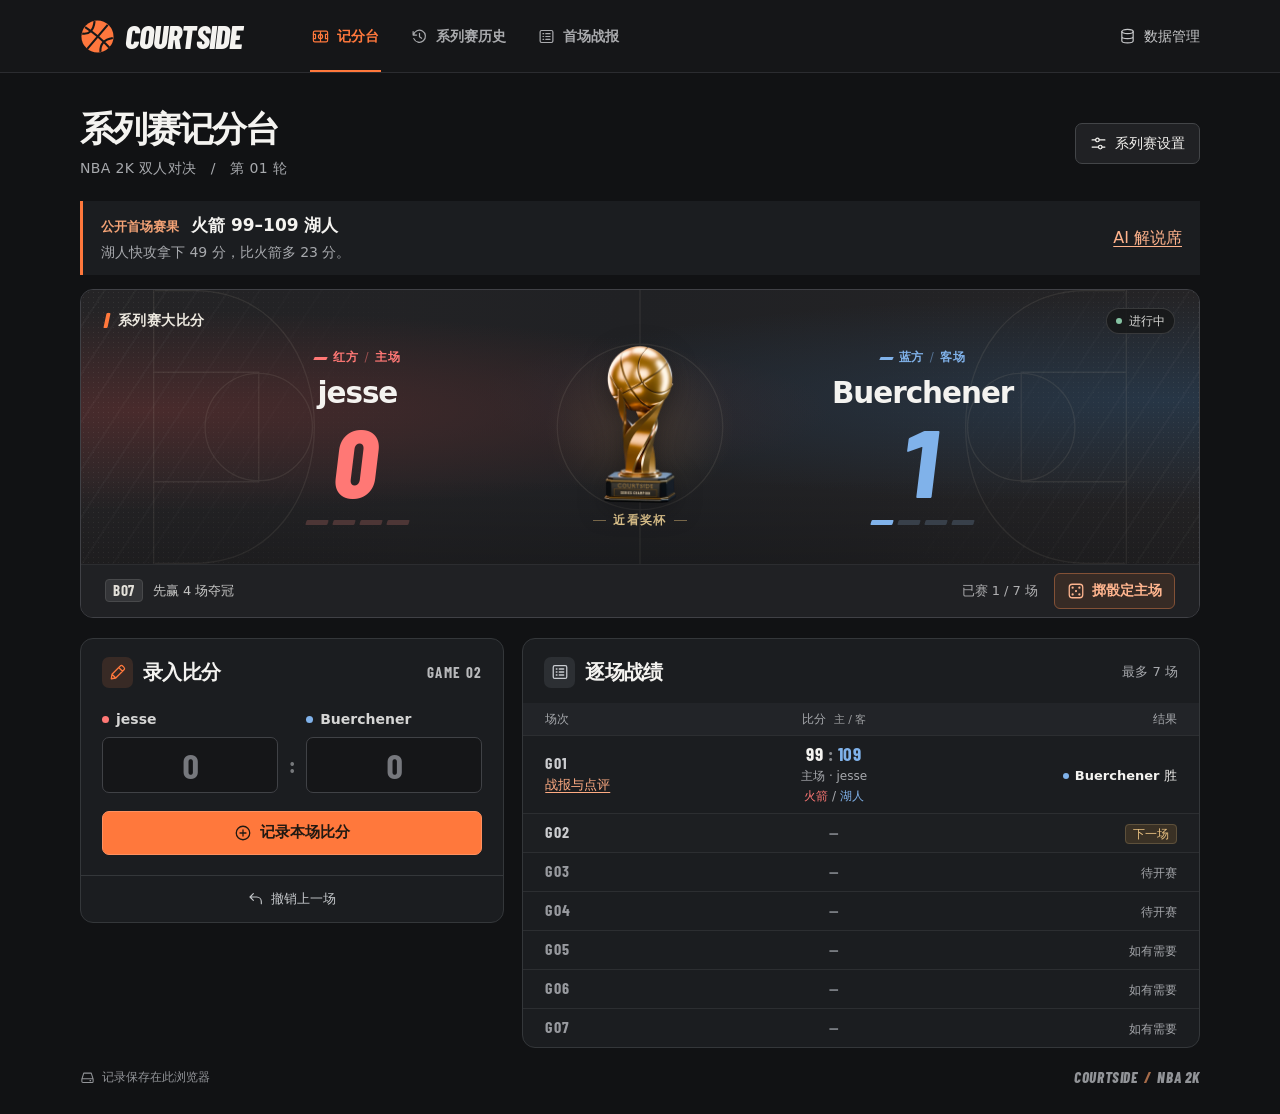
<file: index.html>
<!doctype html>
<html lang="zh-CN">
<head>
  <meta charset="utf-8">
  <meta name="viewport" content="width=device-width, initial-scale=1, viewport-fit=cover">
  <meta name="theme-color" content="#111214">
  <meta name="description" content="和朋友打一轮 NBA 2K 系列赛。逐场记分，追踪胜场，争夺冠军奖杯。">
  <title>Courtside · NBA 2K 系列赛记分台</title>
  <link rel="icon" href="./assets/courtside.svg" type="image/svg+xml">
  <link rel="stylesheet" href="./style.css?v=7">
  <link rel="stylesheet" href="./dialogs.css?v=4">
  <link rel="stylesheet" href="./dice.css?v=4">
  <link rel="stylesheet" href="./history.css?v=4">
  <link rel="stylesheet" href="./award.css">
  <script defer src="./engine.js?v=7"></script>
  <script defer src="./store.js?v=7"></script>
  <script defer src="./dialogs.js?v=4"></script>
  <script defer src="./dice.js?v=4"></script>
  <script defer src="./trophy-model.js"></script>
  <script defer src="./award.js"></script>
  <script defer src="./history.js?v=6"></script>
  <script defer src="./app.js?v=7"></script>
</head>
<body>
  <a class="skip" href="#main">跳转到主要内容</a>
  <header class="site-header">
    <div class="header-inner wrap">
      <a class="brand" href="#board" aria-label="Courtside 记分台">
        <img src="./assets/courtside.svg" alt="" width="38" height="38">
        <span>COURTSIDE</span>
      </a>
      <nav aria-label="主要导航">
        <a class="nav-link active" data-view="board" href="#board" aria-current="page"><span data-icon="court"></span>记分台</a>
        <a class="nav-link" data-view="history" href="#history"><span data-icon="history"></span>系列赛历史</a>
        <a class="nav-link" href="./reports/game-01/index.html"><span data-icon="list"></span>首场战报</a>
      </nav>
      <button class="header-data" type="button" data-open="data"><span data-icon="database"></span>数据管理</button>
    </div>
  </header>

  <main class="wrap" id="main" tabindex="-1">
    <div class="titlebar">
      <div><h1 id="page-title">系列赛记分台</h1><p id="page-caption">NBA 2K 双人对决</p></div>
      <button class="secondary-btn" id="settings" type="button" data-open="settings"><span data-icon="sliders"></span>系列赛设置</button>
    </div>
    <div id="storage-warning" class="storage-warning" hidden></div>

    <div id="board-view">
      <aside class="published-game" id="published-game" aria-label="已公布的首场赛果">
        <div>
          <p class="opener-final"><span>公开首场赛果</span> <strong>火箭 99–109 湖人</strong></p>
          <p class="opener-take">湖人快攻拿下 49 分，比火箭多 23 分。</p>
        </div>
        <div class="opener-actions">
          <button type="button" class="secondary-btn" id="restore-opener" hidden>载入首场比分</button>
          <a id="opener-commentary" href="./reports/game-01/index.html#commentary">AI 解说席</a>
        </div>
      </aside>
      <section class="scoreboard" aria-labelledby="matchup-title">
        <div class="arena">
          <div class="arena-pattern" aria-hidden="true"></div>
          <svg class="court-lines" viewBox="0 0 1000 280" preserveAspectRatio="xMidYMid slice" aria-hidden="true" focusable="false">
            <g fill="none" stroke="currentColor" stroke-width="1.2">
              <path d="M65 -42H935V322H65Z M500 -42V322"/>
              <circle cx="500" cy="140" r="74"/>
              <path d="M66 18H100C245 18 245 262 100 262H66 M934 18H900C755 18 755 262 900 262H934 M65 91H159V189H65 M935 91H841V189H935"/>
              <circle cx="159" cy="140" r="48"/><circle cx="841" cy="140" r="48"/>
            </g>
          </svg>
          <div class="hero-top">
            <h2 id="matchup-title"><i></i>系列赛大比分</h2>
            <span class="status-pill playing" id="series-status"><i></i><span>进行中</span></span>
          </div>
          <div class="matchup">
            <div class="competitor home" data-player="red">
              <span class="side-tag"><i></i><span id="home-role-en">红方</span><b>/</b><span id="home-role">主场</span></span>
              <h3 id="name-home">jesse</h3>
              <span class="club-name" id="team-home" hidden></span>
              <div class="win-count" id="wins-home" aria-label="jesse，0 胜">0</div>
              <div class="win-marks" id="marks-home" aria-hidden="true"></div>
            </div>
            <div class="trophy-block">
              <button type="button" id="trophy-preview-button" class="trophy-showcase" aria-haspopup="dialog" aria-label="近看冠军奖杯">
                <span class="trophy-halo"><img id="trophy" src="./assets/trophy-cutout.webp" alt="" width="240" height="400"></span>
                <span class="trophy-plaque"><i></i><span id="trophy-label">近看奖杯</span><i></i></span>
              </button>
            </div>
            <div class="competitor away" data-player="blue">
              <span class="side-tag"><i></i><span id="away-role-en">蓝方</span><b>/</b><span id="away-role">客场</span></span>
              <h3 id="name-away">Buerchener</h3>
              <span class="club-name" id="team-away" hidden></span>
              <div class="win-count" id="wins-away" aria-label="Buerchener，1 胜">1</div>
              <div class="win-marks" id="marks-away" aria-hidden="true"></div>
            </div>
          </div>
        </div>
        <div class="hero-foot">
          <div><span class="format" id="hero-bo">BO7</span><span id="hero-rule">先赢 4 场夺冠</span></div>
          <span class="progress-count" id="progress-count">已赛 1 / 7 场</span>
          <button class="home-dice-button" id="home-dice" type="button" aria-haspopup="dialog"><span data-icon="die"></span><span id="home-dice-label">掷骰定主场</span></button>
        </div>
      </section>

      <div class="score-panels">
        <section class="panel entry-panel" aria-labelledby="entry-heading">
          <div class="panel-heading"><div class="panel-heading-label"><span class="icon-box orange-icon" data-icon="pen"></span><h2 id="entry-heading">录入比分</h2></div><span class="game-label" id="game-label">GAME 02</span></div>
          <form id="score-form" novalidate>
            <div class="score-inputs">
              <label class="input-side home" data-player="red"><span class="input-name"><i></i><span id="input-home-label">jesse</span><small class="entry-team" id="input-home-team" hidden></small></span><input id="score-home" type="text" inputmode="numeric" pattern="[0-9]*" autocomplete="off" maxlength="6" placeholder="0" required></label>
              <span class="input-colon" aria-hidden="true">:</span>
              <label class="input-side away" data-player="blue"><span class="input-name"><i></i><span id="input-away-label">Buerchener</span><small class="entry-team" id="input-away-team" hidden></small></span><input id="score-away" type="text" inputmode="numeric" pattern="[0-9]*" autocomplete="off" maxlength="6" placeholder="0" required></label>
            </div>
            <p id="score-error" class="form-error" role="alert" hidden></p>
            <button class="record-btn" type="submit"><span data-icon="plus-circle"></span><span id="record-label">记录本场比分</span></button>
          </form>
          <div class="winner-card" id="winner-card" hidden>
            <span class="winner-icon" data-icon="trophy"></span>
            <strong id="winner-name"></strong><p id="winner-text"></p>
            <button id="award-reopen" class="record-btn award-reopen" type="button" aria-haspopup="dialog"><span data-icon="trophy"></span>查看冠军奖杯</button>
            <button class="record-btn" type="button" data-open="next"><span data-icon="plus-circle"></span>开始下一轮</button>
          </div>
          <div class="entry-foot"><button id="undo" class="text-button" type="button" data-open="undo" disabled><span data-icon="undo"></span>撤销上一场</button></div>
        </section>
        <section class="panel log-panel" aria-labelledby="log-heading">
          <div class="panel-heading"><div class="panel-heading-label"><span class="icon-box" data-icon="list"></span><h2 id="log-heading">逐场战绩</h2></div><span class="quiet-meta" id="log-total">共 7 场</span></div>
          <div class="table-scroll"><table class="log-table"><thead><tr><th scope="col">场次</th><th scope="col">比分 <span class="order-hint">主 / 客</span></th><th scope="col">结果</th></tr></thead><tbody id="game-list"></tbody></table></div>
        </section>
      </div>
    </div>
    <section id="history-view" aria-label="历史系列赛" hidden></section>
  </main>
  <footer class="wrap site-footer">
    <span class="save-state" id="save-state"><span data-icon="drive"></span><span id="save-text">保存在此浏览器</span></span>
    <span class="footer-wordmark">COURTSIDE <i>/</i> NBA 2K</span>
  </footer>
  <dialog id="trophy-preview" aria-labelledby="trophy-preview-title">
    <header><h2 id="trophy-preview-title">Courtside 冠军奖杯</h2><form method="dialog"><button class="cs-d-close" type="submit" aria-label="关闭奖杯预览" autofocus>×</button></form></header>
    <img id="trophy-preview-art" alt="聚光灯照亮金色篮球与托起它的金属翼片，底座正面嵌着冠军铭牌。">
    <p>赢下这轮系列赛，就能领取刻有自己昵称的 3D 奖杯。</p>
  </dialog>
  <div id="toast" class="toast" role="status" aria-live="polite"></div>
  <noscript>请启用 JavaScript 以使用系列赛记分台。</noscript>
</body>
</html>
</file>
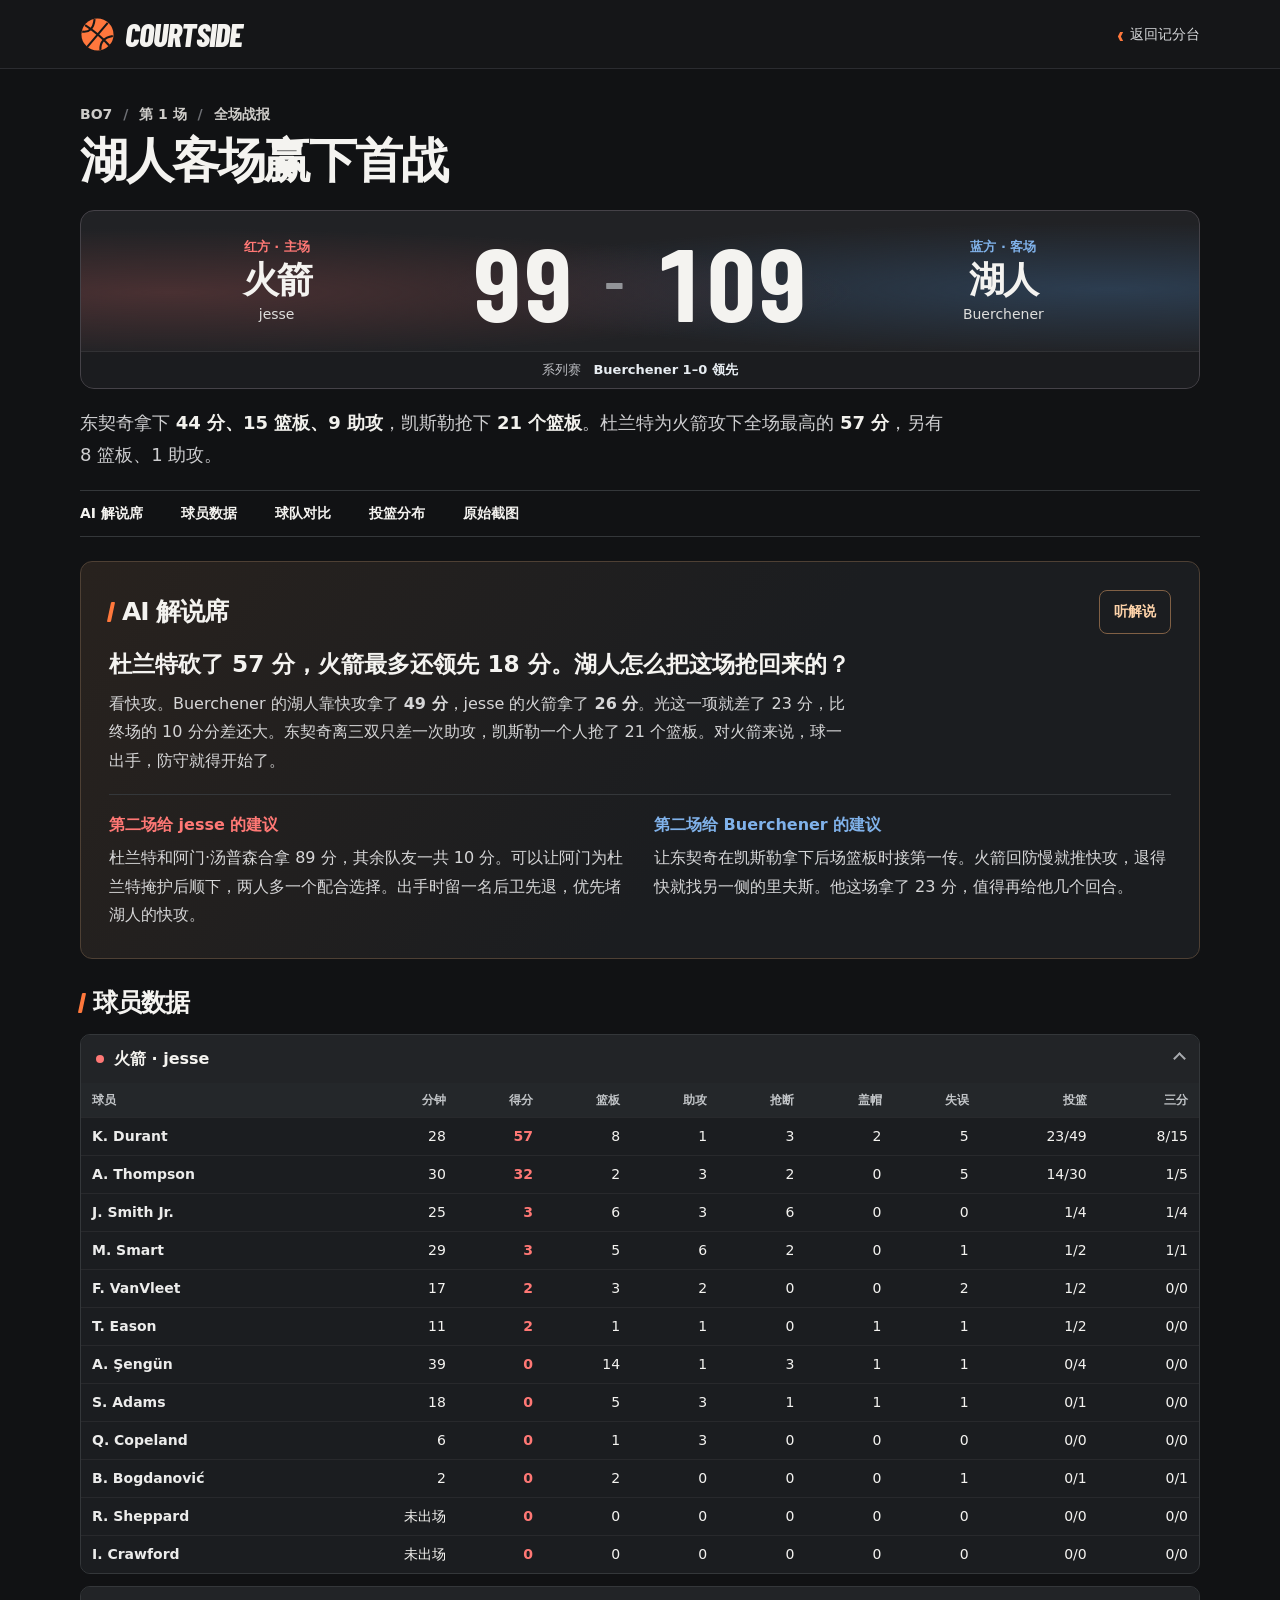
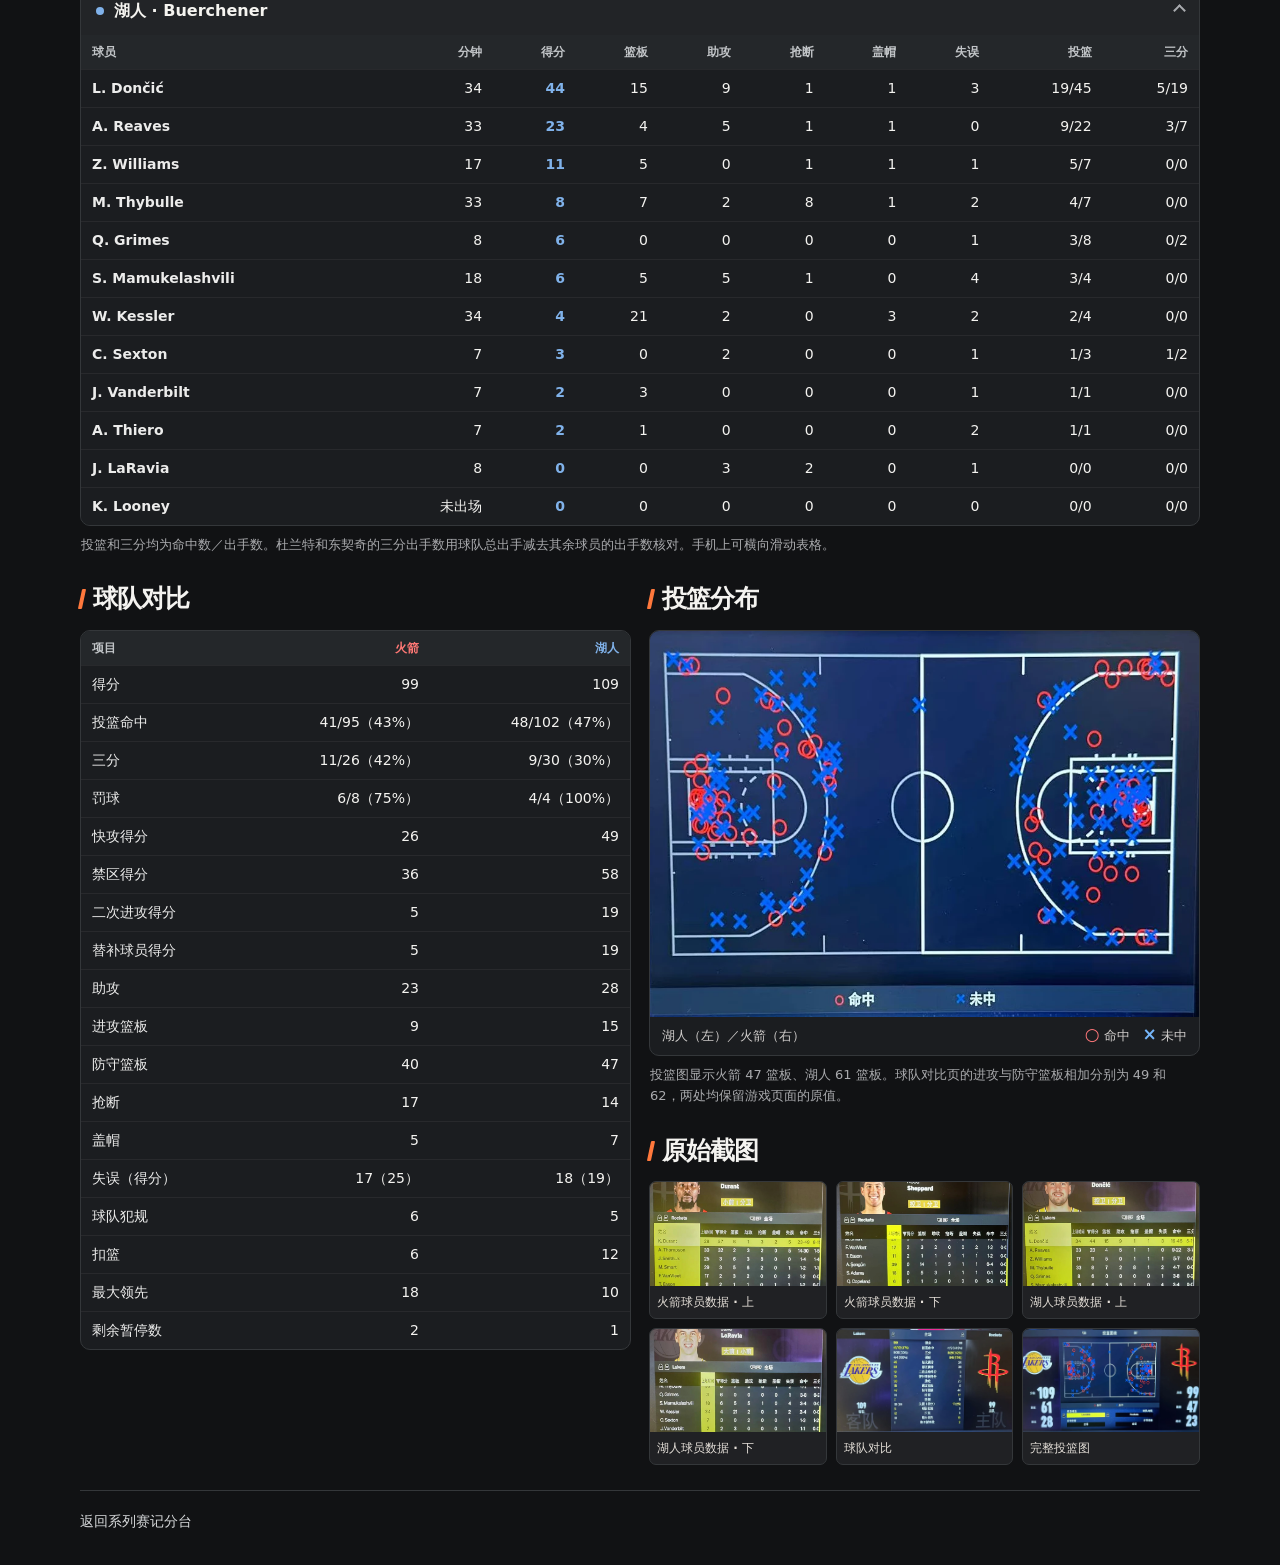
<file: reports/game-01/index.html>
<!doctype html>
<html lang="zh-CN">
<head>
  <meta charset="utf-8">
  <meta name="viewport" content="width=device-width, initial-scale=1">
  <meta name="theme-color" content="#111214">
  <title>首场战报 · 火箭 99–109 湖人 | Courtside</title>
  <meta name="description" content="NBA 2K 系列赛首场战报。Buerchener 的湖人客场 109–99 战胜 jesse 的火箭。AI 解说席复盘这次逆转，并为双方支招第二场。">
  <link rel="icon" href="../../assets/courtside.svg" type="image/svg+xml">
  <link rel="stylesheet" href="../../style.css?v=5">
  <link rel="stylesheet" href="./report.css?v=2">
  <script defer src="./data.js"></script>
  <script defer src="./report.js?v=2"></script>
</head>
<body class="report">
  <a class="skip" href="#report-main">跳转到战报</a>
  <header class="site-header">
    <div class="report-header wrap">
      <a class="brand" href="../../index.html#board" aria-label="Courtside 记分台">
        <img src="../../assets/courtside.svg" alt="" width="35" height="35">
        <span>COURTSIDE</span>
      </a>
      <a class="back-link" href="../../index.html#board"><span aria-hidden="true">‹</span> 返回记分台</a>
    </div>
  </header>
  <main id="report-main" class="wrap">
    <p class="game-kicker">BO7 <span>/</span> 第 1 场 <span>/</span> 全场战报</p>
    <h1>湖人客场赢下首战</h1>
    <div class="final-score" aria-label="全场比分，主队火箭 99 分，客队湖人 109 分">
      <div class="club rockets">
        <span class="club-side">红方 · 主场</span>
        <strong>火箭</strong><span class="coach">jesse</span>
      </div>
      <div class="numerals" aria-hidden="true"><b>99</b><i>–</i><b>109</b></div>
      <div class="club lakers">
        <span class="club-side">蓝方 · 客场</span>
        <strong>湖人</strong><span class="coach">Buerchener</span>
      </div>
      <p class="series-line">系列赛 <b>Buerchener 1–0 领先</b></p>
    </div>
    <p class="game-story">东契奇拿下 <strong>44 分、15 篮板、9 助攻</strong>，凯斯勒抢下 <strong>21 个篮板</strong>。杜兰特为火箭攻下全场最高的 <strong>57 分</strong>，另有 8 篮板、1 助攻。</p>
    <nav class="section-links" aria-label="战报章节">
      <a href="#commentary">AI 解说席</a>
      <a href="#boxscore">球员数据</a><a href="#teams">球队对比</a><a href="#shots">投篮分布</a><a href="#originals">原始截图</a>
    </nav>
    <section class="report-section commentary" id="commentary" aria-labelledby="commentary-heading">
      <div class="commentary-header">
        <h2 id="commentary-heading">AI 解说席</h2>
        <button id="listen-commentary" type="button" hidden>听解说</button>
      </div>
      <div id="commentary-script">
        <p class="commentary-lead">杜兰特砍了 57 分，火箭最多还领先 18 分。湖人怎么把这场抢回来的？</p>
        <p>看快攻。Buerchener 的湖人靠快攻拿了 <strong>49 分</strong>，jesse 的火箭拿了 <strong>26 分</strong>。光这一项就差了 23 分，比终场的 10 分分差还大。东契奇离三双只差一次助攻，凯斯勒一个人抢了 21 个篮板。对火箭来说，球一出手，防守就得开始了。</p>
        <div class="next-game-notes">
          <div class="rockets">
            <h3>第二场给 jesse 的建议</h3>
            <p>杜兰特和阿门·汤普森合拿 89 分，其余队友一共 10 分。可以让阿门为杜兰特掩护后顺下，两人多一个配合选择。出手时留一名后卫先退，优先堵湖人的快攻。</p>
          </div>
          <div class="lakers">
            <h3>第二场给 Buerchener 的建议</h3>
            <p>让东契奇在凯斯勒拿下后场篮板时接第一传。火箭回防慢就推快攻，退得快就找另一侧的里夫斯。他这场拿了 23 分，值得再给他几个回合。</p>
          </div>
        </div>
      </div>
      <p class="report-note" id="commentary-audio-status" role="status"></p>
    </section>
    <section class="report-section" id="boxscore" aria-labelledby="players-heading">
      <h2 id="players-heading">球员数据</h2>
      <div id="box-tables"></div>
      <p class="report-note">投篮和三分均为命中数／出手数。杜兰特和东契奇的三分出手数用球队总出手减去其余球员的出手数核对。手机上可横向滑动表格。</p>
    </section>
    <div class="analytics-layout">
      <section class="report-section" id="teams" aria-labelledby="teams-heading">
        <h2 id="teams-heading">球队对比</h2>
        <div class="table-card">
          <table class="compare-table">
            <caption class="sr-only">全场技术统计，依次为火箭和湖人</caption>
            <thead><tr><th scope="col">项目</th><th scope="col" class="red-text">火箭</th><th scope="col" class="blue-text">湖人</th></tr></thead>
            <tbody id="team-stats"></tbody>
          </table>
        </div>
      </section>
      <div>
        <section class="report-section" id="shots" aria-labelledby="shot-heading">
          <h2 id="shot-heading">投篮分布</h2>
          <figure class="shot-card">
            <a href="./shot-chart-full.webp" aria-label="打开完整比赛投篮图">
              <img class="shot-image" src="./shot-chart.webp" alt="全场投篮点位，湖人在左半场，火箭在右半场。红圈代表命中，蓝叉代表未中。" loading="lazy">
            </a>
            <figcaption><span>湖人（左）／火箭（右）</span><span><b class="made" aria-hidden="true">○</b> 命中　<b class="miss" aria-hidden="true">×</b> 未中</span></figcaption>
          </figure>
          <p class="report-note">投篮图显示火箭 47 篮板、湖人 61 篮板。球队对比页的进攻与防守篮板相加分别为 49 和 62，两处均保留游戏页面的原值。</p>
        </section>
        <section class="report-section" id="originals" aria-labelledby="sources-heading">
          <h2 id="sources-heading">原始截图</h2>
          <div class="source-grid">
            <a href="./rockets-1.webp"><img src="./rockets-1.webp" alt="" loading="lazy"><span>火箭球员数据 · 上</span></a>
            <a href="./rockets-2.webp"><img src="./rockets-2.webp" alt="" loading="lazy"><span>火箭球员数据 · 下</span></a>
            <a href="./lakers-1.webp"><img src="./lakers-1.webp" alt="" loading="lazy"><span>湖人球员数据 · 上</span></a>
            <a href="./lakers-2.webp"><img src="./lakers-2.webp" alt="" loading="lazy"><span>湖人球员数据 · 下</span></a>
            <a href="./team-comparison.webp"><img src="./team-comparison.webp" alt="" loading="lazy"><span>球队对比</span></a>
            <a href="./shot-chart-full.webp"><img src="./shot-chart-full.webp" alt="" loading="lazy"><span>完整投篮图</span></a>
          </div>
        </section>
      </div>
    </div>
  </main>
  <footer class="wrap report-footer"><a href="../../index.html#board">返回系列赛记分台</a></footer>
</body>
</html>
</file>
<file: style.css>
@font-face{font-family:"Barlow Condensed";src:url("./assets/barlow-condensed-bold.ttf") format("truetype");font-style:normal;font-weight:700;font-display:swap}
@font-face{font-family:"Barlow Condensed";src:url("./assets/barlow-condensed-extrabold-italic.ttf") format("truetype");font-style:italic;font-weight:800;font-display:swap}
:root {
  color-scheme:dark;
  --bg:#111214; --panel:#1b1d20; --line:#34373a; --muted:#a7a9ad;
  --ink:#f4f3f0; --orange:#ff783c; --red:#ff7875; --blue:#80b2ea; --gold:#e5bd70;
  --display:"Barlow Condensed","Arial Narrow",sans-serif;
  --body:"PingFang SC","Noto Sans SC","Microsoft YaHei",system-ui,sans-serif;
}
*{box-sizing:border-box}
body{margin:0;background:var(--bg);font-family:var(--body);color:var(--ink);line-height:1.5;-webkit-font-smoothing:antialiased}
[hidden]{display:none!important}
button,input{font:inherit}
button,a,input{-webkit-tap-highlight-color:transparent}
button{cursor:pointer;color:inherit}
button:disabled{cursor:default}
button:focus-visible,a:focus-visible,summary:focus-visible{outline:2px solid var(--orange);outline-offset:4px}
input:focus-visible{outline:2px solid var(--orange);outline-offset:2px}
button:not(:disabled):active{transform:translateY(1px)}
a{color:inherit}
h1,h2,h3,p{margin:0}
.skip{position:fixed;z-index:20;top:-8rem;left:1rem;background:var(--orange);color:#151515;padding:8px 15px}
.skip:focus{top:1rem}
.wrap{width:min(1120px,calc(100% - 88px));margin-inline:auto}
.site-header{background:#151618;border-bottom:1px solid #2b2c30}
.header-inner{display:flex;align-items:center;gap:clamp(28px,5.3vw,82px);height:72px}
.brand{display:inline-flex;align-items:center;gap:10px;text-decoration:none}
.brand img{width:35px;height:35px}
.brand span,.footer-wordmark{font:italic 800 32px/.95 var(--display);letter-spacing:-.028em}
.header-inner nav{height:100%;display:flex;gap:28px}
.nav-link{border-bottom:2px solid transparent;display:inline-flex;align-items:center;gap:8px;padding:2px 2px 0;text-decoration:none;color:#a9aaad;font-size:14px;font-weight:600;white-space:nowrap}
.nav-link svg,.header-data svg,.secondary-btn svg{width:17px;height:17px}
.nav-link:hover,.text-button:hover:not(:disabled){color:var(--ink)}
.nav-link.active{color:var(--orange);border-bottom-color:var(--orange)}
[data-icon]{display:inline-flex;align-items:center;justify-content:center;flex:none}
.header-data,.secondary-btn{display:inline-flex;align-items:center;justify-content:center;gap:8px;font-size:14px;white-space:nowrap;font-weight:550;border-radius:7px}
.header-data{margin-left:auto;background:transparent;border:0;color:#c6c7c9;padding:10px 0 10px 10px}
.header-data:hover{color:white}
main{outline:none}
.titlebar{display:flex;align-items:center;justify-content:space-between;gap:16px;margin:34px 0 22px}
h1{font-size:clamp(29px,2.75vw,40px);line-height:1.25;letter-spacing:-.055em;font-weight:770}
.titlebar p{font-size:14px;color:var(--muted);margin-top:7px;letter-spacing:.025em}
.secondary-btn{border:1px solid #434548;background:#202124;padding:9px 14px;min-height:40px}
.secondary-btn:hover{background:#2a2c2e;border-color:#666}
.published-game{display:flex;align-items:center;justify-content:space-between;flex-wrap:wrap;gap:4px 18px;margin:0 0 14px;padding:12px 18px;border-left:3px solid var(--orange);background:var(--panel)}
.opener-final{display:flex;align-items:baseline;flex-wrap:wrap;gap:4px 12px}
.opener-final span{color:#f4a376;font-size:13px;font-weight:650}
.opener-final strong{font-size:17px;font-variant-numeric:tabular-nums}
.opener-take{color:var(--muted);font-size:14px;margin-top:3px}
.opener-actions{display:flex;align-items:center;gap:16px;flex-wrap:wrap}
.opener-actions a{display:inline-flex;align-items:center;min-height:44px;color:#ffb38c;text-underline-offset:3px}
.scoreboard,.panel{border:1px solid var(--line);border-radius:13px;overflow:hidden;background:var(--panel)}
.scoreboard{border-color:#404146;--left-wash:#492b2c;--right-wash:#273646}
.scoreboard[data-home-player="blue"]{--left-wash:#273646;--right-wash:#492b2c}
.arena{position:relative;isolation:isolate;overflow:hidden;background:radial-gradient(ellipse at 6% 44%,var(--left-wash) 0%,transparent 46%),radial-gradient(ellipse at 97% 40%,var(--right-wash) 0%,transparent 45%),linear-gradient(90deg,#252426,#202124 49%,#252426)}
.arena::before,.arena::after{content:"";position:absolute;z-index:-1;inset:0;pointer-events:none}
.arena::before{background:repeating-linear-gradient(123deg,transparent 0 19px,rgba(255,255,255,.032) 19px 21px,transparent 21px 26px);mask-image:linear-gradient(110deg,#151515,transparent 29%,transparent 72%,black)}
.arena::after{background:linear-gradient(180deg,transparent 68%,rgba(0,0,0,.19))}
.arena-pattern{position:absolute;inset:0;background-image:radial-gradient(rgba(241,234,217,.22) .7px,transparent 1px);background-size:5px 5px;mask-image:linear-gradient(92deg,#0006,transparent 33%,transparent 67%,#0006);z-index:-1}
.court-lines{position:absolute;inset:0;width:100%;height:100%;color:#b8af9e;opacity:.115;z-index:-1;pointer-events:none}
.hero-top{display:flex;align-items:center;justify-content:space-between;gap:10px;position:relative;margin:18px 24px 0}
.hero-top h2{display:flex;align-items:center;gap:9px;font-size:14px;color:#ece8df;font-weight:650;letter-spacing:.035em}
.hero-top h2 i{display:block;background:var(--orange);width:4px;height:15px;border-radius:1px;transform:skew(-12deg)}
.status-pill{display:flex;align-items:center;gap:7px;background:#17191ae0;border:1px solid #ffffff23;color:#d3d3d1;font-size:12px;font-weight:550;padding:3px 9px;border-radius:20px}
.status-pill i{width:6px;height:6px;border-radius:50%;background:#aaa9a7}
.status-pill.playing i{background:#87c4a4}
.status-pill.finished{color:#f0cb83;border-color:#e5bd7040}.status-pill.finished i{background:var(--gold)}
.matchup{width:min(88%,930px);margin:0 auto;display:grid;grid-template-columns:minmax(0,1fr) minmax(115px,.55fr) minmax(0,1fr);align-items:center;text-align:center;min-height:230px;padding:0 0 22px;position:relative}
[data-player="red"]{--side:var(--red)} [data-player="blue"]{--side:var(--blue)}
.club-name{color:var(--side);font-size:14px;font-weight:650;max-width:100%;overflow-wrap:anywhere;margin-bottom:2px}
.entry-team{color:var(--side);font-size:12px;font-weight:600}
.game-teams{display:block;margin-top:2px;font-size:12px;color:var(--muted);overflow-wrap:anywhere}
.game-teams [data-player]{color:var(--side)}
.game-report-link{display:block;width:fit-content;color:#ffac83;font-size:13px;font-weight:550;line-height:1.6;text-underline-offset:3px}
.game-report-link:hover{color:#ffccb2}
.competitor{min-width:0;display:flex;align-items:center;flex-direction:column}
.side-tag{display:flex;align-items:center;gap:6px;color:var(--side);font-size:12px;font-weight:650;letter-spacing:.045em;line-height:1.3}
.side-tag i{width:13px;height:3px;transform:skew(-25deg);background:var(--side)}
.side-tag b{font-weight:400;opacity:.5}
.competitor h3{font-size:clamp(20px,2.3vw,31px);max-width:100%;overflow-wrap:anywhere;font-weight:700;line-height:1.25;letter-spacing:-.035em;margin:9px 0 3px}
.win-count{color:var(--side);font:italic 800 clamp(78px,7.4vw,108px)/.96 var(--display);font-variant-numeric:tabular-nums;letter-spacing:-.04em;padding-right:.08em}
.win-marks{display:flex;align-items:center;justify-content:center;gap:5px;margin-top:14px}
.win-marks i{width:22px;height:5px;border-radius:1px;background:color-mix(in srgb,var(--side) 17%,#292929);transform:skew(-17deg)}
.win-marks .won{background:var(--side)}
.trophy-block{align-self:center;display:flex;align-items:center;flex-direction:column;min-width:0}
.trophy-showcase{display:grid;justify-items:center;min-width:0;max-width:100%;background:transparent;border:0;border-radius:10px;padding:4px;line-height:inherit}
.trophy-showcase:hover .trophy-plaque{color:#ffe5a9}
.trophy-showcase:hover img{filter:drop-shadow(0 2px 9px #d6a34840)}
.trophy-halo{position:relative;display:grid;place-items:center;width:100%;isolation:isolate}
.trophy-halo::before{content:"";position:absolute;z-index:-1;width:200px;height:180px;background:radial-gradient(ellipse,#d7a55321,transparent 67%);pointer-events:none}
.trophy-halo img{width:auto;height:157px;max-width:95%;object-fit:contain;filter:drop-shadow(0 6px 12px #10101190)}
.trophy-plaque{display:flex;align-items:center;justify-content:center;gap:7px;font-size:12px;font-weight:650;letter-spacing:.12em;color:#e3c88f;margin-top:8px;max-width:100%}
.trophy-plaque i{width:13px;height:1px;background:#b99b66;opacity:.58;flex:none}
.trophy-plaque span{overflow-wrap:anywhere;min-width:0}
.scoreboard.champion .trophy-halo img{filter:drop-shadow(0 0 12px #bd901b55)}
.hero-foot{padding:8px 24px;display:grid;grid-template-columns:1fr auto auto;align-items:center;gap:16px;background:#202124;border-top:1px solid #ffffff0e;color:#c4c4c3;font-size:13px}
.hero-foot:has(.home-dice-button[hidden]){grid-template-columns:1fr auto}
.home-dice-button{display:inline-flex;align-items:center;justify-content:center;gap:7px;min-height:36px;padding:5px 12px;border:1px solid #835136;border-radius:6px;background:#372b25;color:#ffb58f;font:600 14px/1.4 var(--body)}
.home-dice-button svg{width:18px;height:18px}
.home-dice-button:hover{background:#493326;border-color:#ab704b}
.game-home{display:block;color:var(--muted);font-size:12px;overflow-wrap:anywhere}
.hero-foot>div{display:flex;align-items:center;gap:10px}
.format{color:#e3e0d9;background:#343538;border:1px solid #48494b;border-radius:4px;padding:0px 7px;font:700 15px/1.4 var(--display);letter-spacing:.04em}
.progress-count{font-variant-numeric:tabular-nums;color:#afafb1}
.score-panels{display:grid;grid-template-columns:minmax(275px,.77fr) minmax(0,1.23fr);gap:18px;margin-top:20px;align-items:start}
.panel-heading{display:flex;align-items:center;justify-content:space-between;gap:10px;padding:18px 21px 15px}
.panel-heading-label{display:flex;align-items:center;gap:10px}
.panel-heading h2{font-size:20px;font-weight:700;line-height:1.25;letter-spacing:-.035em}
.icon-box{width:31px;height:31px;border-radius:7px;background:#2c2f33;color:#c8cbd0}
.icon-box svg{width:18px;height:18px}
.orange-icon{color:var(--orange);background:#382a25}
.game-label{font:700 15px/1 var(--display);color:#b8b9bb;letter-spacing:.09em}
.quiet-meta{font-size:13px;color:var(--muted)}
#score-form{padding:6px 21px 20px}
.score-inputs{display:grid;grid-template-columns:minmax(0,1fr) auto minmax(0,1fr);align-items:end;gap:11px}
.input-side{display:flex;flex-direction:column;gap:7px;min-width:0}
.input-name{display:flex;align-items:center;gap:7px;color:#d5d5d4;font-weight:550;font-size:14px;overflow-wrap:anywhere}
.input-name i,.win-dot{width:7px;height:7px;border-radius:50%;background:var(--side);display:inline-block;flex-shrink:0}
.input-side input{width:100%;border:1px solid #404246;background:#151618;border-radius:7px;text-align:center;color:var(--side);height:56px;font:700 35px/1 var(--display);font-variant-numeric:tabular-nums}
.input-side input:focus-visible{outline-color:var(--side)}
.input-side input::placeholder{color:#76787d;opacity:1}
.input-side input[aria-invalid=true]{border-color:#f8957c}
.input-colon{height:56px;display:grid;place-content:center;color:#76787b;font:bold 23px/1 var(--display)}
.record-btn{display:flex;justify-content:center;align-items:center;gap:8px;width:100%;min-height:44px;margin-top:18px;border:1px solid #ff905f;border-radius:7px;background:var(--orange);color:#211912;font-weight:700;font-size:15px}
.record-btn:hover{background:#ff8a54}.record-btn:disabled{opacity:.7}
.record-btn svg{width:18px;height:18px}
.entry-foot{border-top:1px solid var(--line);padding:8px 21px;display:flex;justify-content:center}
.text-button{border:0;background:none;display:inline-flex;align-items:center;gap:7px;min-height:30px;color:#c4c7ca;font-size:13px}
.text-button svg{width:16px;height:16px}.text-button:disabled{color:#84868c}
.table-scroll{width:100%;overflow-x:auto}
.log-table{width:100%;border-collapse:collapse;table-layout:fixed;text-align:left}
.log-table th:first-child,.log-table td:first-child{padding-left:22px;width:29%}
.log-table th:nth-child(2),.log-table td:nth-child(2){text-align:center;width:34%}
.log-table th:last-child,.log-table td:last-child{text-align:right;padding-right:22px}
.log-table thead{background:#222428;color:#a6a8ac}
.log-table th{font-weight:500;font-size:12px;padding:7px 0}
.order-hint{font-size:11px;color:#9b9d9f;margin-left:4px}
.log-table td{padding:8px 0;border-top:1px solid #2c2e31;font-size:14px}
.game-num{font:700 16px/1.2 var(--display);letter-spacing:.08em;color:#cbcccf}
tr.future .game-num{color:#989a9f}tr.upcoming{background:#ffffff02}
.log-score{font:700 19px/1 var(--display);letter-spacing:.04em}
.log-score .higher-red{color:var(--red)}.log-score .higher-blue{color:var(--blue)}
.log-score b{font-weight:400;color:#87898d;padding:0 4px}
.result-name{font-size:13px;font-weight:550;display:inline-flex;align-items:center;gap:6px;max-width:100%;overflow-wrap:anywhere}
.result-name .win-dot{width:6px;height:6px}
.empty-score{font:700 16px/1 var(--display);letter-spacing:.08em;color:#777a80}
.game-status{font-size:12px;color:#a4a6aa}
.upcoming .game-status{border:1px solid #5d503b;border-radius:4px;padding:2px 7px;color:#e9c182;background:#3a3125}
.winner-card{text-align:center;padding:0 21px 18px}
.winner-card .winner-icon{color:var(--gold);margin:0 auto;display:flex}
.winner-card strong{font-size:21px;display:block;overflow-wrap:anywhere;margin-top:5px;color:var(--gold)}
.winner-card p{font-size:14px;color:var(--muted);margin-top:4px}
.winner-card .award-reopen{background:#e7c584;border-color:#efd5a5;color:#261f12}
.winner-card .award-reopen:hover{background:#f2d59e}
.winner-card .record-btn + .record-btn{background:#25272a;color:var(--ink);border-color:var(--line);margin-top:9px}
#trophy-preview{width:min(740px,calc(100% - 28px));padding:0;max-height:90vh;overflow:auto;border:1px solid #5f523d;border-radius:14px;background:#191a1c;color:var(--ink);box-shadow:0 16px 80px #0007}
#trophy-preview::backdrop{background:#08090be6}
#trophy-preview header{display:flex;align-items:center;justify-content:space-between;padding:12px 18px}
#trophy-preview h2{font-size:19px}
#trophy-preview form{margin:0}
#trophy-preview button{font:400 26px/1 var(--body)}
#trophy-preview img{display:block;width:100%;max-height:64vh;object-fit:contain;background:#0e1013}
#trophy-preview p{padding:12px 18px 16px;color:#e3cda3;font-size:14px}
.site-footer{display:flex;justify-content:space-between;align-items:center;gap:10px;padding:20px 0 28px;color:#929498;font-size:12px}
.save-state{display:inline-flex;align-items:center;gap:7px}.save-state svg{width:15px;height:15px}
.footer-wordmark{font-size:15px;letter-spacing:.04em;color:#929498}.footer-wordmark i{color:#a66b49;margin:0 3px}
.toast{position:fixed;bottom:22px;left:50%;transform:translateX(-50%);z-index:12;background:#f1ebe3;border:1px solid #fff5;color:#191818;padding:10px 17px;border-radius:8px;box-shadow:0 4px 25px #0006;font-size:14px;font-weight:550;max-width:calc(100% - 30px);width:max-content;pointer-events:none}
.toast:empty{display:none}
.form-error,.storage-warning{color:#ffb090;font-size:14px;line-height:1.6;margin-top:10px}
.storage-warning{background:#392d24;border:1px solid #63503b;padding:12px 16px;border-radius:8px;margin:0 0 12px}
@media(min-width:1500px){.titlebar{margin-top:42px}.matchup{min-height:248px}}
@media(max-width:800px){.wrap{width:calc(100% - 40px)}.header-inner{gap:30px;height:64px}.header-inner nav{gap:18px}.matchup{width:96%}.score-panels{gap:12px;grid-template-columns:minmax(245px,.85fr) minmax(0,1.15fr)}.panel-heading{padding:16px}.panel-heading h2{font-size:18px}#score-form{padding:4px 16px 17px}.order-hint{display:none}}
@media(max-width:650px){
  .wrap{width:calc(100% - 32px)}.header-inner{height:auto;min-height:89px;display:grid;gap:0;grid-template-columns:1fr auto;grid-template-rows:50px 39px}
  .brand{width:fit-content;gap:7px}.brand img{width:27px;height:27px}.brand span{font-size:27px}
  .header-data{grid-row:1;grid-column:2;font-size:13px;min-height:40px}.header-data svg{width:15px;height:15px}
  .header-inner nav{grid-row:2;grid-column:1/-1;gap:25px}.nav-link{font-size:13px;gap:6px;padding-top:0}.nav-link svg{width:15px;height:15px}
  .titlebar{margin:20px 0 15px;gap:8px}.titlebar p{font-size:12px;margin-top:4px}.secondary-btn{padding:7px 10px;min-height:38px;font-size:13px;gap:5px}
  .hero-top{margin:14px 14px 0}.hero-top h2{font-size:13px}.status-pill{font-size:11px}
  .matchup{width:100%;grid-template-columns:minmax(0,1fr) minmax(73px,.62fr) minmax(0,1fr);padding:9px 11px 20px;min-height:167px}
  .competitor h3{font-size:20px;margin:7px 0 1px}.win-count{font-size:70px}.win-marks{gap:4px;margin-top:9px}.win-marks i{width:14px;height:4px}
  .trophy-halo img{height:105px}.trophy-plaque{font-size:10px;gap:4px;letter-spacing:.02em;margin-top:5px}.trophy-plaque i{width:7px}.trophy-halo::before{width:125px;height:120px}
  .side-tag{font-size:10px;gap:4px}.side-tag i{width:8px;height:2px}
  .hero-foot{padding:9px 14px;font-size:12px;grid-template-columns:minmax(0,1fr) auto;gap:3px 8px}.format{font-size:13px}
  .hero-foot .progress-count{grid-column:1;grid-row:2}
  .home-dice-button{grid-column:2;grid-row:1 / span 2;min-height:42px;padding-inline:10px}
  .hero-foot:has(.home-dice-button[hidden]) .progress-count{grid-column:2;grid-row:1}
  .score-panels{grid-template-columns:1fr;gap:14px;margin-top:14px}.panel-heading{padding:15px 16px 11px}
  .score-inputs{gap:12px}.input-side input,.input-colon{height:48px}.input-side input{font-size:30px}
  .record-btn{margin-top:14px}.entry-foot{padding:3px 16px}.text-button{min-height:36px}
  .log-table td{padding:9px 0}.site-footer{padding-top:17px}.footer-wordmark{font-size:13px}.order-hint{display:inline}
}
@media(max-width:355px){.wrap{width:calc(100% - 22px)}.secondary-btn{font-size:12px}h1{font-size:26px}.win-marks i{width:11px}.trophy-halo img{height:92px}.competitor h3{font-size:18px}.matchup{padding-inline:5px}}
</file>
<file: dialogs.css>
.cs-dialog {
  box-sizing: border-box;
  width: min(470px, calc(100vw - 32px));
  max-height: min(90vh, 760px);
  max-height: min(90dvh, 760px);
  margin: auto;
  padding: 0;
  overflow: auto;
  color-scheme: dark;
  color: #f6f6f5;
  background: var(--panel, #1b1d20);
  border: 1px solid #45474a;
  border-radius: 18px;
  font: inherit;
  text-align: left;
  box-shadow: 0 24px 80px #0008;
}
.cs-dialog[open] { animation: cs-sheet-in .16s ease-out; }
.cs-dialog::backdrop { background: rgb(8 9 11 / 74%); backdrop-filter: blur(4px); }
body:has(.cs-dialog[open]) { overflow: hidden; }
.cs-dialog *, .cs-dialog *::after, .cs-dialog *::before { box-sizing: border-box; }
.cs-d-inner { padding: 24px; }
.cs-d-head { display: flex; align-items: center; justify-content: space-between; gap: 12px; margin-block-end: 12px; }
.cs-d-heading { display: flex; align-items: center; gap: 9px; }
.cs-d-heading > svg { flex-shrink: 0; color: var(--orange, #ff783c); }
.cs-dialog button, .cs-dialog input { font: inherit; }
.cs-dialog button { cursor: pointer; touch-action: manipulation; }
.cs-d-close {
  width: 36px; height: 36px; padding: 0; display: grid; place-items: center;
  border-radius: 50%; border: 1px solid var(--line, #34373a); background: transparent; color: var(--muted, #a7a9ad);
}
.cs-d-close:hover { color: #fff; border-color: #747577; }
.cs-dialog .cs-d-title { margin: 0; font-size: 26px; font-weight: 750; line-height: 1.23; letter-spacing: -.025em; }
.cs-dialog .cs-d-description { margin: 0 0 23px; color: var(--muted, #a7a9ad); font-size: 14px; line-height: 1.6; }
.cs-d-form { margin: 0; }
.cs-d-players { display: grid; grid-template-columns: repeat(2, minmax(0, 1fr)); gap: 12px; }
.cs-d-player { min-width: 0; display: grid; gap: 8px; }
.cs-d-player > span, .cs-d-fieldset legend { font-size: 13px; color: #d7d7d7; font-weight: 600; }
.cs-d-player > span { display: flex; gap: 8px; align-items: center; }
.cs-d-dot { width: 7px; height: 7px; border-radius: 50%; }
.cs-d-dot.p1 { background: var(--red, #ff786c); }
.cs-d-dot.p2 { background: var(--blue, #80b2ea); }
.cs-dialog .cs-d-player input {
  width: 100%; min-width: 0; height: 44px; border-radius: 7px;
  padding: 0 11px; font-size: 16px; color: #fff; background: #131517; border: 1px solid #3d4044;
}
.cs-d-fieldset { display: block; min-width: 0; margin: 22px 0 0; padding: 0; border: 0; }
.cs-d-fieldset legend { margin-bottom: 9px; padding: 0; }
.cs-d-formats { display: grid; grid-template-columns: repeat(3, minmax(0, 1fr)); gap: 7px; }
.cs-d-option { position: relative; cursor: pointer; }
.cs-d-option input {
  position: absolute; width: 1px; height: 1px; top: 50%; left: 50%;
  clip-path: inset(50%); margin: 0; overflow: hidden;
}
.cs-d-option > span {
  display: grid; justify-items: center; align-content: center; gap: 1px; min-height: 62px;
  color: #d4d4d5; background: #191b1e; border: 1px solid #404247; border-radius: 8px;
}
.cs-d-option b { font-family: 'Barlow Condensed', 'Arial Narrow', sans-serif; font-size: 20px; line-height: 1.15; }
.cs-d-option small { color: var(--muted, #a7a9ad); font-size: 11px; }
.cs-d-option input:checked + span { color: #ff955e; border-color: var(--orange, #ff783c); background: #32251f; }
.cs-d-option input:checked + span small { color: #edb291; }
.cs-d-option:has(input:disabled) { cursor: default; }
.cs-d-option input:disabled:not(:checked) + span { opacity: .64; }
.cs-dialog .cs-d-hint { margin: 8px 0 0; color: var(--muted, #a7a9ad); font-size: 12px; }
.cs-d-reset-row { margin-top: 21px; border-top: 1px solid var(--line, #34373a); padding-top: 9px; }
.cs-dialog .cs-d-text-btn {
  display: inline-flex; align-items: center; gap: 7px; min-height: 40px; padding: 0 3px;
  color: #efac92; border: 0; border-radius: 4px; background: transparent; font-size: 13px;
}
.cs-d-text-btn:hover { text-decoration: underline; text-underline-offset: 3px; }
.cs-d-actions { display: flex; justify-content: flex-end; gap: 9px; margin-top: 24px; }
.cs-dialog .cs-d-btn {
  min-height: 42px; padding: 8px 17px; border: 1px solid transparent; border-radius: 7px;
  text-align: center; line-height: 1.3; font-size: 14px; font-weight: 650;
}
.cs-dialog .cs-d-secondary { border-color: #474a4d; color: #e0e0de; background: #222427; }
.cs-dialog .cs-d-secondary:hover { background: #303337; }
.cs-d-primary { background: var(--orange, #ff783c); color: #20150f; }
.cs-d-primary:hover { background: #ff945d; }
.cs-d-danger { background: #ffa488; color: #32190f; }
.cs-d-danger:hover { background: #ffbba6; }
.cs-d-btn:disabled { opacity: .6; cursor: wait; }
.cs-dialog .cs-d-error {
  margin: 16px 0 0; padding: 8px 11px; border-left: 2px solid #ff966f;
  background: #352622; color: #ffbea9; font-size: 13px; line-height: 1.55;
}
.cs-d-summary {
  display: flex; justify-content: space-between; align-items: center; gap: 12px;
  background: #141618; border: 1px solid var(--line, #34373a); border-radius: 9px; padding: 13px;
}
.cs-d-summary span, .cs-d-summary small { font-size: 12px; color: var(--muted, #a7a9ad); }
.cs-d-summary span { flex-shrink: 0; }
.cs-d-summary strong { font-size: 15px; text-align: right; overflow-wrap: anywhere; }
.cs-d-summary.cs-d-preview { align-items: flex-start; flex-direction: column; gap: 5px; }
.cs-d-preview strong { text-align: left; }
.cs-d-preview span { max-width: 100%; overflow-wrap: anywhere; }
.cs-d-data-list { border: 1px solid var(--line, #34373a); border-radius: 10px; overflow: hidden; }
.cs-dialog .cs-d-data-row {
  width: 100%; min-height: 66px; display: flex; align-items: center; gap: 11px;
  padding: 11px 13px; margin: 0; border: 0; border-radius: 0; text-align: left; color: #f5f5f4; background: #202225;
}
.cs-dialog .cs-d-data-row + .cs-d-data-row { border-top: 1px solid var(--line, #34373a); }
.cs-dialog .cs-d-data-row:hover { background: #292b2e; }
.cs-d-data-icon { display: grid; place-items: center; width: 35px; height: 35px; border-radius: 7px; color: #e3dcd5; background: #303033; }
.cs-d-data-row > svg { margin-left: auto; flex-shrink: 0; color: var(--muted, #a7a9ad); }
.cs-d-data-copy { display: grid; gap: 2px; }
.cs-d-data-copy strong { font-size: 14px; }
.cs-d-data-copy small { font-size: 12px; color: var(--muted, #a7a9ad); }
.cs-dialog .cs-d-storage { display: flex; align-items: flex-start; gap: 7px; margin: 15px 0 0; color: var(--muted, #a7a9ad); font-size: 12px; line-height: 1.55; }
.cs-d-storage svg { flex-shrink: 0; margin-top: 2px; }
.cs-dialog :is(button, input):focus-visible, .cs-d-option input:focus-visible + span {
  outline: 2px solid #ffb591; outline-offset: 3px;
}
.cs-dialog .cs-d-data-row:focus-visible { outline-offset: -3px; }
@keyframes cs-sheet-in {
  from { opacity: .2; transform: translateY(5px); }
  to { opacity: 1; transform: translateY(0); }
}
@media (max-width: 480px) {
  .cs-d-inner { padding: 18px; }
  .cs-d-actions .cs-d-btn { flex: 1; }
  .cs-d-close { width: 42px; height: 42px; }
  .cs-d-players { gap: 8px; }
}
@media (max-width: 320px) { .cs-d-players { grid-template-columns: 1fr; } }
@media (prefers-reduced-motion: reduce) { .cs-dialog[open] { animation: none; } }
</file>
<file: dice.css>
.dice-dialog .cs-d-description { margin-bottom: 16px; }
.dice-tray {
  display: grid;
  grid-template-columns: repeat(2, minmax(0, 1fr));
  background: #17191b;
  border: 1px solid #383a3e;
  border-radius: 12px;
  overflow: hidden;
}
.dice-seat {
  display: grid;
  align-content: start;
  justify-items: center;
  gap: 15px;
  min-width: 0;
  padding: 18px 8px 14px;
  text-align: center;
}
.dice-seat + .dice-seat { border-left: 1px solid #383a3e; }
.dice-player { max-width: 100%; overflow-wrap: anywhere; color: var(--ink); font-size: 16px; }
.dice-face {
  --ivory: #eee7d7;
  --edge: #b6aa95;
  display: grid;
  grid-template: repeat(3, 1fr) / repeat(3, 1fr);
  place-items: center;
  width: 65px;
  height: 65px;
  padding: 10px;
  border-radius: 13px;
  background: linear-gradient(145deg, #fffdf7, var(--ivory));
  border: 1px solid var(--ivory);
  color: #56534d;
  box-shadow: 0 4px var(--edge), 0 8px 12px #0005;
}
.dice-face:not(:has(i)) {
  display: grid;
  grid-template: 1fr / 1fr;
  font: 700 34px/1 var(--display);
}
.dice-face i {
  display: block;
  width: 9px;
  height: 9px;
  border-radius: 50%;
  background: #2b2a29;
  box-shadow: inset 0 1px 2px #0006;
}
.dice-value { font-size: 13px; font-weight: 600; color: var(--muted); }
.dice-seat[data-player="red"] { --dice-side-color: var(--red, #ff786c); }
.dice-seat[data-player="blue"] { --dice-side-color: var(--blue, #80b2ea); }
.dice-player, .dice-seat[data-side]:not([data-side=""]) .dice-value { color: var(--dice-side-color); }
.dice-seat[data-side="home"] { background: linear-gradient(180deg, transparent, #c8ad6c12); }
.dice-outcome {
  color: var(--ink);
  font-size: 15px;
  font-weight: 600;
  margin-top: 15px;
  overflow-wrap: anywhere;
}
.dice-outcome:empty { display: none; }
.dice-dialog .cs-d-actions { margin-top: 18px; }
.dice-dialog [data-dice-action] { width: 100%; min-height: 44px; }
.dice-rolling .dice-face { animation: courtside-roll .4s ease-out both; }
.dice-rolling .dice-seat + .dice-seat .dice-face { animation-direction: reverse; }
@keyframes courtside-roll {
  0%,100% { transform: translateY(0) rotate(0); }
  28% { transform: translateY(-7px) rotate(-14deg); }
  64% { transform: translateY(-2px) rotate(9deg); }
}
@media (prefers-reduced-motion: reduce) {
  .dice-rolling .dice-face { animation: none; }
}
</file>
<file: history.css>
.archive-list {
  display: grid;
  gap: 14px;
}
.archive-entry,
.archive-empty {
  color: #f5f4f1;
  background: var(--panel, #1b1d20);
  border: 1px solid var(--line, #34373a);
  border-radius: 16px;
}
.archive-empty {
  display: grid;
  justify-items: center;
  padding: clamp(38px, 7vw, 78px) 22px;
  text-align: center;
}
.archive-empty-emblem,
.archive-mark {
  display: grid;
  place-items: center;
  color: var(--orange, #ff783c);
  background: #30251f;
  border: 1px solid #56372a;
}
.archive-empty-emblem {
  width: 72px;
  height: 72px;
  border-radius: 22px;
  transform: rotate(-6deg);
}
.archive-empty-emblem svg {
  width: 36px;
  transform: rotate(6deg);
}
.archive-empty h2 {
  margin: 22px 0 8px;
  font-size: clamp(19px, 2.3vw, 25px);
}
.archive-empty p {
  margin: 0;
  color: var(--muted, #a7a9ad);
  font-size: 14px;
  line-height: 1.75;
}
.archive-return {
  appearance: none;
  margin: 25px 0 0;
  padding: 10px 20px;
  min-height: 44px;
  font: inherit;
  font-size: 14px;
  font-weight: 700;
  color: #22150e;
  background: var(--orange, #ff783c);
  border: 0;
  border-radius: 8px;
  cursor: pointer;
}
.archive-return:hover {
  background: #ff925d;
}
.archive-summary {
  display: grid;
  grid-template-columns: 42px minmax(0, 1fr) minmax(100px, 25%) 12px;
  align-items: center;
  gap: 18px;
  padding: 20px 24px;
  list-style: none;
  cursor: pointer;
}
.archive-summary::-webkit-details-marker {
  display: none;
}
.archive-summary:focus-visible,
.archive-return:focus-visible {
  outline: 2px solid var(--orange, #ff783c);
  outline-offset: 3px;
}
.archive-mark {
  width: 42px;
  height: 42px;
  border-radius: 12px;
}
.archive-mark svg {
  width: 24px;
}
.archive-description,
.archive-tally {
  display: grid;
  min-width: 0;
}
.archive-description {
  gap: 5px;
}
.archive-meta,
.archive-opponent {
  color: var(--muted, #a7a9ad);
  font-size: 12px;
}
.archive-meta {
  display: flex;
  flex-wrap: wrap;
  align-items: center;
  gap: 3px 12px;
  font-variant-numeric: tabular-nums;
}
.archive-series-num {
  font-weight: 650;
  color: #e1ddd8;
}
.archive-champion {
  display: flex;
  align-items: center;
  flex-wrap: wrap;
  gap: 4px 8px;
}
.archive-winner-name {
  font-size: 19px;
  font-weight: 720;
  overflow-wrap: anywhere;
}
.archive-winner-label {
  color: var(--orange, #ff783c);
  font-size: 11px;
  font-weight: 700;
}
.archive-tally {
  justify-items: end;
  gap: 2px;
  text-align: right;
}
.archive-scoreline {
  display: inline-flex;
  align-items: center;
  gap: 9px;
  font-size: 22px;
  line-height: 1.2;
  font-weight: 700;
  font-variant-numeric: tabular-nums;
}
.archive-scoreline strong {
  color: var(--orange, #ff783c);
}
.archive-opponent {
  overflow-wrap: anywhere;
}
.archive-chevron {
  width: 8px;
  height: 8px;
  align-self: center;
  border: solid var(--muted, #a7a9ad);
  border-width: 0 1.5px 1.5px 0;
  transform: rotate(45deg);
}
.archive-entry[open] .archive-chevron {
  transform: rotate(-135deg);
}
.archive-games {
  table-layout: fixed;
  width: calc(100% - 48px);
  margin: 0 24px 14px;
  border-collapse: collapse;
  font-variant-numeric: tabular-nums;
}
.archive-games th,
.archive-games td {
  padding: 10px 6px;
  border-top: 1px solid var(--line, #34373a);
  text-align: right;
  overflow-wrap: anywhere;
}
.archive-games th:first-child {
  width: 25%;
  text-align: left;
}
.archive-games th {
  color: var(--muted, #a7a9ad);
  font-size: 12px;
  font-weight: 500;
}
.archive-games td {
  font-size: 14px;
}
.archive-game-win {
  font-weight: 700;
}
.archive-game-role {
  display: block;
  color: var(--muted);
  font-size: 12px;
  font-weight: 400;
}
.archive-award {
  margin: 0 18px 12px;
  padding: 7px 13px;
  min-height: 40px;
  color: #edce93;
  background: #322a20;
  border: 1px solid #63523a;
  border-radius: 6px;
  font: 600 14px/1.4 var(--body);
}
.archive-award:hover { background: #403325; }
.archive-game-win.side-0 {
  color: var(--red, #ff7875);
}
.archive-game-win.side-1 {
  color: var(--blue, #80b2ea);
}
.archive-visually-hidden {
  position: absolute;
  width: 1px;
  height: 1px;
  padding: 0;
  margin: -1px;
  overflow: hidden;
  clip-path: inset(50%);
  white-space: nowrap;
}
@media (max-width: 560px) {
  .archive-summary {
    grid-template-columns: minmax(0, 1fr) minmax(58px, 25%) 9px;
    gap: 12px;
    padding: 16px;
  }
  .archive-mark {
    display: none;
  }
  .archive-meta {
    gap: 2px 8px;
    font-size: 11px;
  }
  .archive-meta time {
    width: 100%;
  }
  .archive-winner-name {
    font-size: 17px;
  }
  .archive-scoreline {
    font-size: 20px;
  }
  .archive-games {
    width: calc(100% - 32px);
    margin-inline: 16px;
  }
}
</file>
<file: award.css>
.award-dialog {
  box-sizing:border-box;
  width:min(600px, calc(100vw - 32px));
  max-width:none;
  max-height:min(90vh, 880px);
  max-height:min(90dvh, 880px);
  margin:auto;
  padding:0;
  overflow:auto;
  border:1px solid #73604a;
  border-radius:16px;
  background:#1b1a19;
  color:#fff8e8;
  font-family:var(--body);
  text-align:left;
  box-shadow:0 26px 110px #000a;
}
.award-dialog::backdrop { background:rgb(5 7 9 / 83%); backdrop-filter:blur(6px); }
body:has(.award-dialog[open]) { overflow:hidden; }
.award-dialog[open] { animation:award-reveal .27s ease-out; }
@keyframes award-reveal { from { opacity:0; transform:translateY(7px); } to { opacity:1; transform:none; } }
.award-hero { position:relative; background:#111418; }
.award-image { display:block; width:100%; height:auto; aspect-ratio:auto 3 / 2; object-fit:contain; }
.award-nameplate { display:block; position:absolute; inset:0; width:100%; height:100%; pointer-events:none; }
.award-close {
  position:absolute; right:13px; top:13px; display:grid; place-items:center;
  width:44px; height:44px; padding:0;
  color:#fcf6ea; background:#111418d9; border:1px solid #ccc5ad60; border-radius:50%;
}
.award-close:hover { background:#302e2a; }
.award-body { border-top:2px solid #a58654; padding:22px clamp(18px, 5vw, 30px) 25px; }
.award-head { display:grid; grid-template-columns:minmax(0,1fr) auto; gap:14px; align-items:start; }
.award-label { margin:0 0 3px; font-size:14px; line-height:1.5; color:#e4be7d; font-weight:650; }
.award-winner {
  min-width:0; margin:0; color:#fff9e9; font-size:clamp(27px,5vw,40px); line-height:1.22;
  letter-spacing:-.025em; font-weight:750; overflow-wrap:anywhere;
}
.award-winner:focus { outline:none; }
.award-result { display:grid; justify-items:end; align-content:start; }
.award-score { color:#edc783; font:700 clamp(38px,7vw,52px)/.98 var(--display); white-space:nowrap; }
.award-result-label,.award-meta { color:#baafa1; font-size:12px; line-height:1.55; }
.award-result-label { margin-top:4px; }
.award-opponent { margin:9px 0 3px; color:#e3ded5; overflow-wrap:anywhere; font-size:15px; line-height:1.55; }
.award-meta { margin:0; }
.award-actions { display:flex; flex-wrap:wrap; gap:9px; margin-top:21px; }
.award-action {
  display:inline-flex; justify-content:center; align-items:center; gap:8px;
  min-height:44px; padding:9px 15px; border-radius:7px; border:1px solid transparent;
  font:650 14px/1.45 var(--body); cursor:pointer;
}
.award-primary { color:#281b0b; background:#e6c181; }
.award-primary:hover { background:#f5d29a; }
.award-secondary { color:#e7ddcc; border-color:#615443; background:#25221f; }
.award-secondary:hover { background:#393028; }
.award-action:disabled { cursor:wait; opacity:.7; }
.award-action:focus-visible,.award-close:focus-visible { outline:2px solid #f1d59d; outline-offset:3px; }
.award-status { font-size:13px; line-height:1.55; color:#d1c9b9; margin:12px 0 0; }
.award-status:empty { display:none; }
@media (max-width:480px) {
  .award-dialog { width:calc(100vw - 22px); border-radius:13px; }
  .award-body { padding:17px 16px 18px; }
  .award-close { top:8px; right:8px; }
  .award-actions { gap:7px; margin-top:15px; }
  .award-action { flex:1 1 auto; padding-inline:8px; }
}
@media (prefers-reduced-motion:reduce) { .award-dialog[open] { animation:none; } }
</file>
<file: reports/game-01/report.css>
.report { background:#111214; }
.report-header { height:68px; display:flex; align-items:center; justify-content:space-between; }
.back-link,.report-footer a { color:#d6d8da; text-decoration:none; font-size:14px; }
.back-link { display:inline-flex; align-items:center; gap:6px; min-height:44px; }
.back-link span { font:700 25px/1 var(--display); color:var(--orange); }
.back-link:hover,.report-footer a:hover { color:var(--orange); }
.game-kicker { margin:35px 0 7px; color:#ceccc9; font-size:14px; font-weight:600; }
.game-kicker span { color:#6e7075; margin:0 6px; }
.report h1 { font-size:clamp(30px,4vw,48px); line-height:1.18; letter-spacing:-.045em; }
.final-score {
  margin-top:21px; display:grid; grid-template-columns:1fr auto 1fr; align-items:center;
  overflow:hidden; text-align:center; border:1px solid #454248; border-radius:14px;
  background:radial-gradient(ellipse at 8% 46%,#493032 0,transparent 47%),radial-gradient(ellipse at 92% 44%,#2c3d50 0,transparent 47%),#212225;
}
.club { display:grid; justify-items:center; align-content:center; padding:26px 10px; min-width:0; }
.club-side { color:var(--club); font-size:13px; font-weight:700; }
.rockets { --club:var(--red); } .lakers { --club:var(--blue); }
.club strong { margin:2px 0; font-size:clamp(24px,3vw,36px); line-height:1.23; letter-spacing:-.055em; }
.coach { color:#dededc; font-size:14px; }
.numerals { display:flex; align-items:center; gap:clamp(10px,2.4vw,35px); font:700 clamp(59px,8vw,109px)/1 var(--display); font-variant-numeric:tabular-nums; }
.numerals i { color:#929498; font:400 .48em/1 var(--display); }
.series-line { grid-column:1/-1; padding:8px 12px; background:#1113165c; border-top:1px solid #ffffff18; color:#bbbcc1; font-size:13px; }
.series-line b { margin-left:8px; color:#e8edf2; font-weight:650; }
.game-story { max-width:880px; color:#ceced0; font-size:clamp(15px,1.5vw,18px); line-height:1.8; margin:18px 0; }
.game-story strong { color:#f2f1ed; }
.section-links { display:flex; gap:clamp(13px,4vw,38px); flex-wrap:wrap; border-block:1px solid var(--line); margin-bottom:24px; }
.section-links a { display:inline-flex; align-items:center; min-height:45px; font-weight:600; font-size:14px; text-decoration:none; }
.section-links a:hover { color:var(--orange); }
.report-section { min-width:0; scroll-margin-top:14px; margin:0 0 25px; }
.report-section h2 { display:flex; gap:9px; align-items:center; font-size:clamp(20px,2vw,25px); letter-spacing:-.04em; margin-bottom:12px; }
.report-section h2::before { content:""; width:4px; height:.8em; border-radius:1px; background:var(--orange); transform:skew(-12deg); }
.commentary {
  padding:clamp(16px,2.4vw,28px);
  background:linear-gradient(125deg,#28221e,var(--panel) 57%);
  border:1px solid #4e4034;
  border-radius:12px;
}
.commentary-header { display:flex; align-items:center; justify-content:space-between; gap:12px; }
.commentary-header h2 { margin:0; }
#listen-commentary {
  min-height:44px; padding:0 14px; border:1px solid #806045; border-radius:8px;
  background:transparent; color:#ffd4aa; font-weight:650; font-size:.9rem;
}
#listen-commentary:hover { background:#352b22; }
#commentary-script { font-size:1rem; line-height:1.8; color:#d6d6d7; }
#commentary-script > p { max-width:46em; }
.commentary-lead { margin:12px 0 8px; color:var(--ink); font-size:clamp(1.13rem,2vw,1.45rem); font-weight:700; line-height:1.55; }
.next-game-notes { display:grid; grid-template-columns:repeat(2,minmax(0,1fr)); gap:16px 28px; border-top:1px solid var(--line); margin-top:18px; padding-top:16px; }
.next-game-notes h3 { color:var(--club); font-size:1rem; margin-bottom:4px; }
#commentary-audio-status:empty { display:none; }
.team-box,.table-card,.shot-card { background:var(--panel); border:1px solid var(--line); border-radius:10px; overflow:hidden; }
.team-box + .team-box { margin-top:12px; }
.team-box summary { display:flex; align-items:center; gap:10px; cursor:pointer; padding:12px 15px; font-weight:700; background:#222427; color:#f5f4f0; list-style:none; }
.team-box summary::-webkit-details-marker { display:none; }
.team-box summary::before { content:""; width:8px; height:8px; border-radius:50%; background:var(--club); }
.team-box summary::after { content:""; width:7px; height:7px; border-bottom:2px solid #a9abaf; border-right:2px solid #a9abaf; transform:rotate(45deg); margin-left:auto; }
.team-box[open] summary::after { transform:rotate(225deg); }
.scroll-box { min-width:0; overflow:auto; }
.scroll-box:focus-visible { outline:2px solid var(--orange); outline-offset:-2px; }
.report table { border-collapse:collapse; width:100%; font-size:14px; font-variant-numeric:tabular-nums; }
.box-table { min-width:690px; }
.report th,.report td { padding:8px 11px; white-space:nowrap; text-align:right; }
.report thead th { font-size:12px; color:#c1c4c7; background:#24272a; font-weight:650; }
.report tbody th { color:#ececeb; font-weight:550; }
.report tr + tr > *, .report tbody tr:first-child > * { border-top:1px solid #ffffff0e; }
.report table tr > :first-child { text-align:left; }
.box-table tr > :first-child { position:sticky; left:0; z-index:1; background:#1b1d20; }
.box-table thead tr > :first-child { background:#24272a; }
.box-table td:nth-child(3) { font-weight:700; color:var(--club); }
.report-note { color:#a9aaad; font-size:13px; line-height:1.65; margin:8px 1px 0; }
.analytics-layout { display:grid; grid-template-columns:minmax(0,1fr) minmax(0,1fr); align-items:start; gap:18px; }
.compare-table thead .red-text { color:var(--red); } .compare-table thead .blue-text { color:var(--blue); }
.shot-card { margin:0; }
.shot-image { width:100%; display:block; height:auto; }
.shot-card figcaption { padding:9px 12px; display:flex; flex-wrap:wrap; justify-content:space-between; gap:5px 12px; font-size:13px; color:#cfccca; }
.made,.miss { font-size:17px; line-height:1; } .made { color:#ff777a; } .miss { color:#76b6fa; }
.source-grid { display:grid; gap:9px; grid-template-columns:repeat(3,minmax(0,1fr)); }
.source-grid a { overflow:hidden; border-radius:7px; border:1px solid var(--line); background:#202124; text-decoration:none; }
.source-grid a:hover { border-color:#9f7857; }
.source-grid img { width:100%; aspect-ratio:1.7; object-fit:cover; display:block; }
.source-grid span { display:block; padding:7px; color:#e4dfd8; font-size:12px; font-weight:550; }
.sr-only { position:absolute; width:1px; height:1px; overflow:hidden; clip-path:inset(50%); white-space:nowrap; }
.report-footer { padding:18px 0 32px; border-top:1px solid var(--line); }
@media(max-width:760px) {
  .next-game-notes { grid-template-columns:1fr; }
  .section-links { gap:0 14px; }
  .analytics-layout { display:block; }
  .report-header { height:55px; }
  .game-kicker { margin-top:22px; }
  .game-story { margin:14px 0; }
}
@media(max-width:450px) {
  .report .wrap { width:calc(100% - 24px); }
  .numerals { gap:7px; font-size:clamp(46px,14vw,60px); }
  .club { padding:20px 3px; }
  .club-side,.coach { font-size:12px; }
  .source-grid { grid-template-columns:repeat(2,minmax(0,1fr)); }
  .report table { font-size:13px; }
  .box-table tr > :first-child { max-width:126px; min-width:105px; white-space:normal; overflow-wrap:anywhere; }
}
</file>
